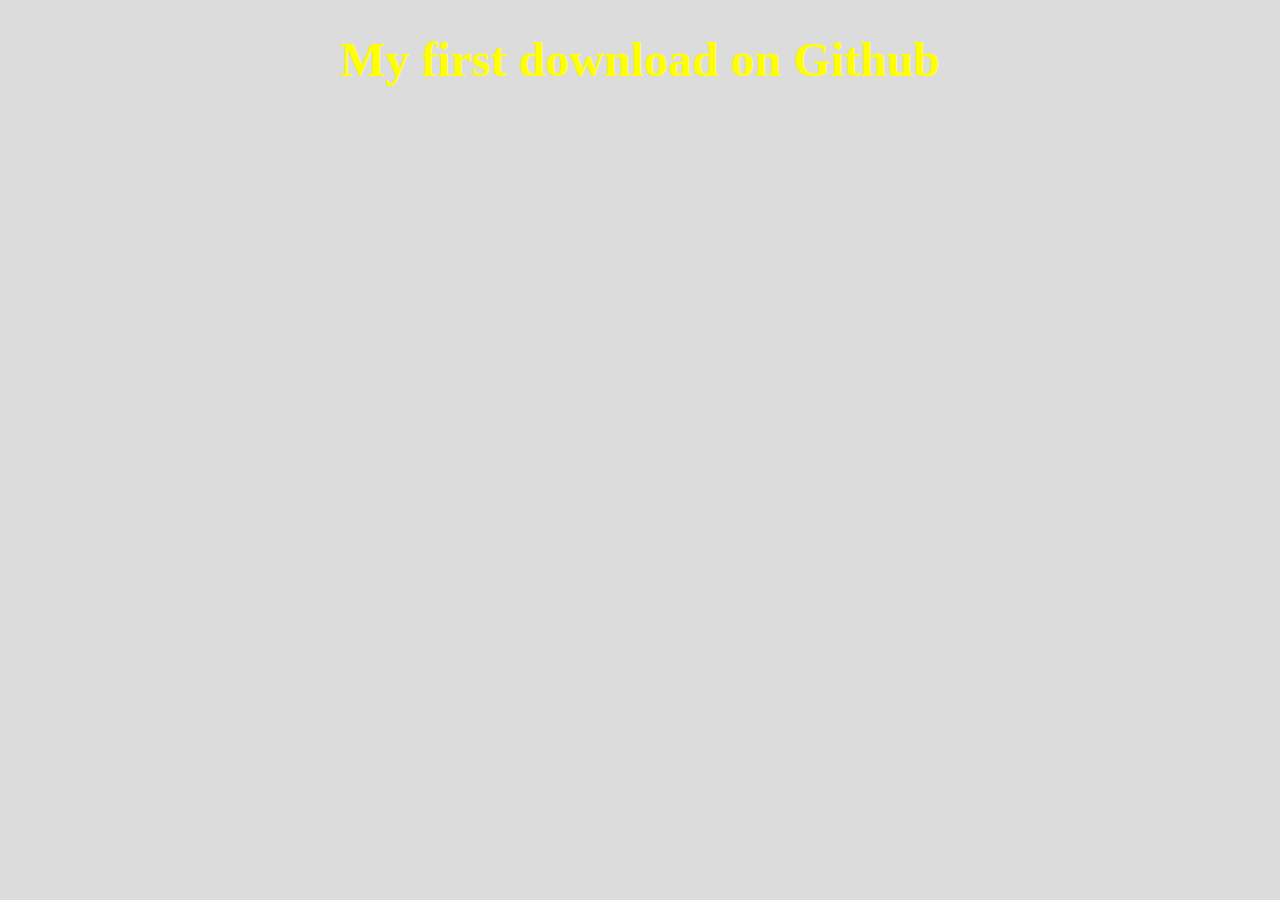
<file: index.html>
<!DOCTYPE html>
<html lang="en">
<head>
	<meta charset="UTF-8">
	<title>My first site</title>
	<link rel="stylesheet" href="style.css">
</head>
<body>
	<h1>My first download on Github</h1>
</body>
</html>
</file>
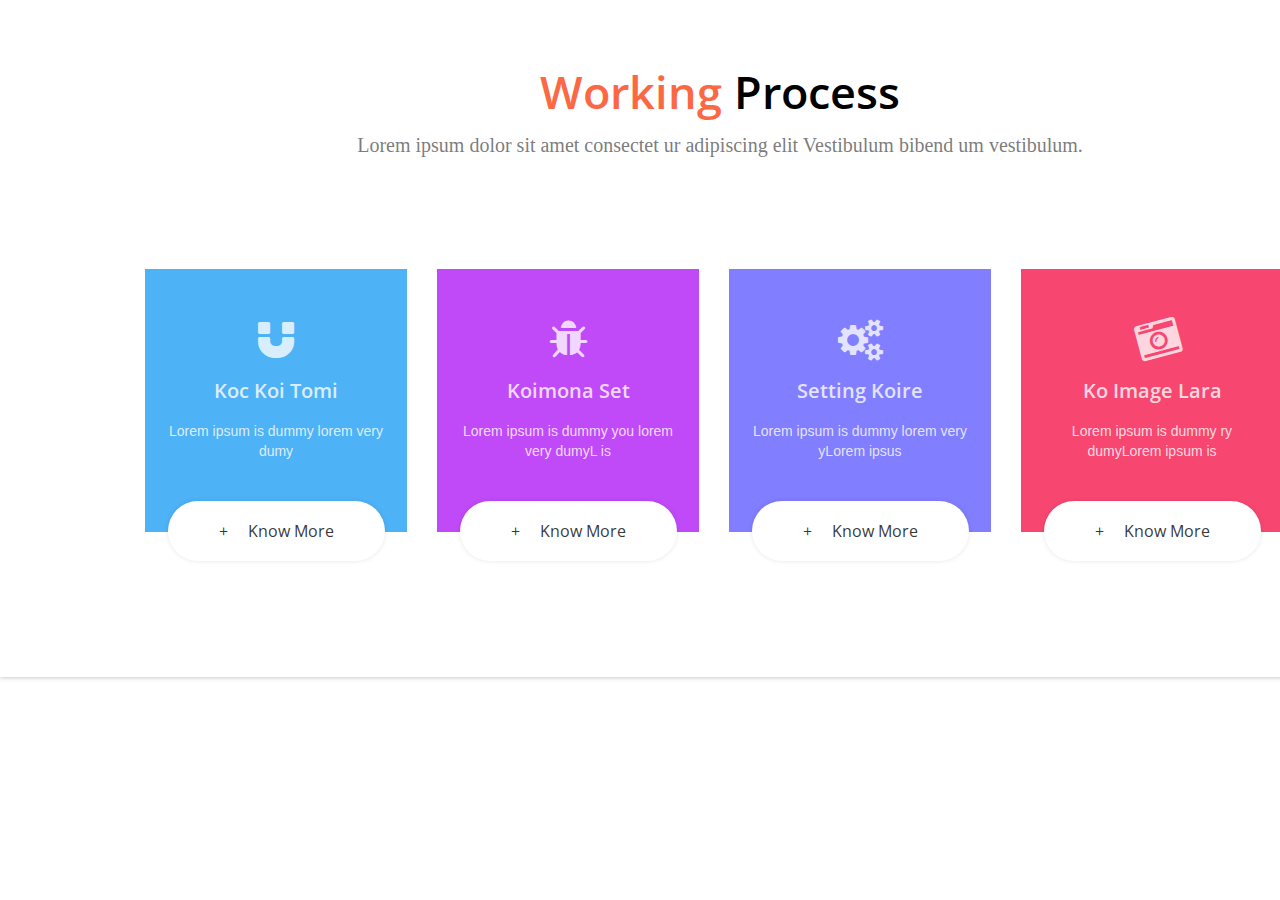
<file: lesson10/index.html>
<!DOCTYPE html>
<html lang="en">
  <head>
    <meta charset="utf-8">
    <meta http-equiv="X-UA-Compatible" content="IE=edge">
    <meta name="viewport" content="width=device-width, initial-scale=1">
    <!-- The above 3 meta tags *must* come first in the head; any other head content must come *after* these tags -->
    <title>Working Process</title>
    
    <!-- Fonts -->
    <link href="https://fonts.googleapis.com/css?family=Open+Sans:400,600" rel="stylesheet">
    <!-- Bootstrap -->
    <link href="css/bootstrap.min.css" rel="stylesheet">
    <link rel="stylesheet" href="css/style.css">
    <link rel="stylesheet" href="css/font-awesome.min.css">

    <!-- HTML5 shim and Respond.js for IE8 support of HTML5 elements and media queries -->
    <!-- WARNING: Respond.js doesn't work if you view the page via file:// -->
    <!--[if lt IE 9]>
      <script src="https://oss.maxcdn.com/html5shiv/3.7.3/html5shiv.min.js"></script>
      <script src="https://oss.maxcdn.com/respond/1.4.2/respond.min.js"></script>
    <![endif]-->
  </head>
  <body>
    <div class="work">
      <div class="container">
        <div class="row text-center Caption">
          <div class="col-md-12">
            <h1 class="work_caption">Working <span class="work_caption2">Process</span></h1>
            <h3 class="work_text">Lorem ipsum dolor sit amet consectet ur adipiscing elit  Vestibulum bibend um vestibulum.</h3>
          </div>
        </div>
        <div class="row text-center box">
          <div class="col-md-3 col-sm-6 col-xs-12 col-md-offset box_tomi">
            <div class="box_icon"><i class="fa fa-magnet fa-3x" aria-hidden="true"></i>
              <h2>Koc Koi Tomi</h2>
              <p>Lorem ipsum is dummy lorem very dumy</p>
              <button class="btn" type="submit">+<span class="btn-text">Know More</span></button>
            </div>
          </div>
            <div class="col-md-3 col-sm-6 col-xs-12 box_set">
              <div class="box_icon"><i class="fa fa-bug fa-3x" aria-hidden="true"></i>
                <h2>Koimona Set</h2>
                <p>Lorem ipsum is dummy you   lorem very dumyL is</p>
                <button class="btn" type="submit">+<span class="btn-text">Know More</span></button>
              </div>
            </div>
            <div class="col-md-3 col-sm-6 col-xs-12 box_koire">
              <div class="box_icon"><i class="fa fa-cogs fa-3x" aria-hidden="true"></i>
                <h2>Setting Koire</h2>
                <p>Lorem ipsum is dummy lorem very yLorem ipsus</p>
                <button class="btn" type="submit">+<span class="btn-text">Know More</span></button>
              </div>
            </div>
            <div class="col-md-3 col-sm-6 col-xs-12 box_lara">
              <div class="box_icon"><i class="fa fa-camera-retro fa-3x" aria-hidden="true"></i>
                <h2>Ko Image Lara</h2>
                <p>Lorem ipsum is dummy ry dumyLorem ipsum is</p>
                <button class="btn" type="submit">+<span class="btn-text">Know More</span></button>
              </div>
           </div>
        </div>
      </div>
    </div>

    </body>
  </html>
</file>
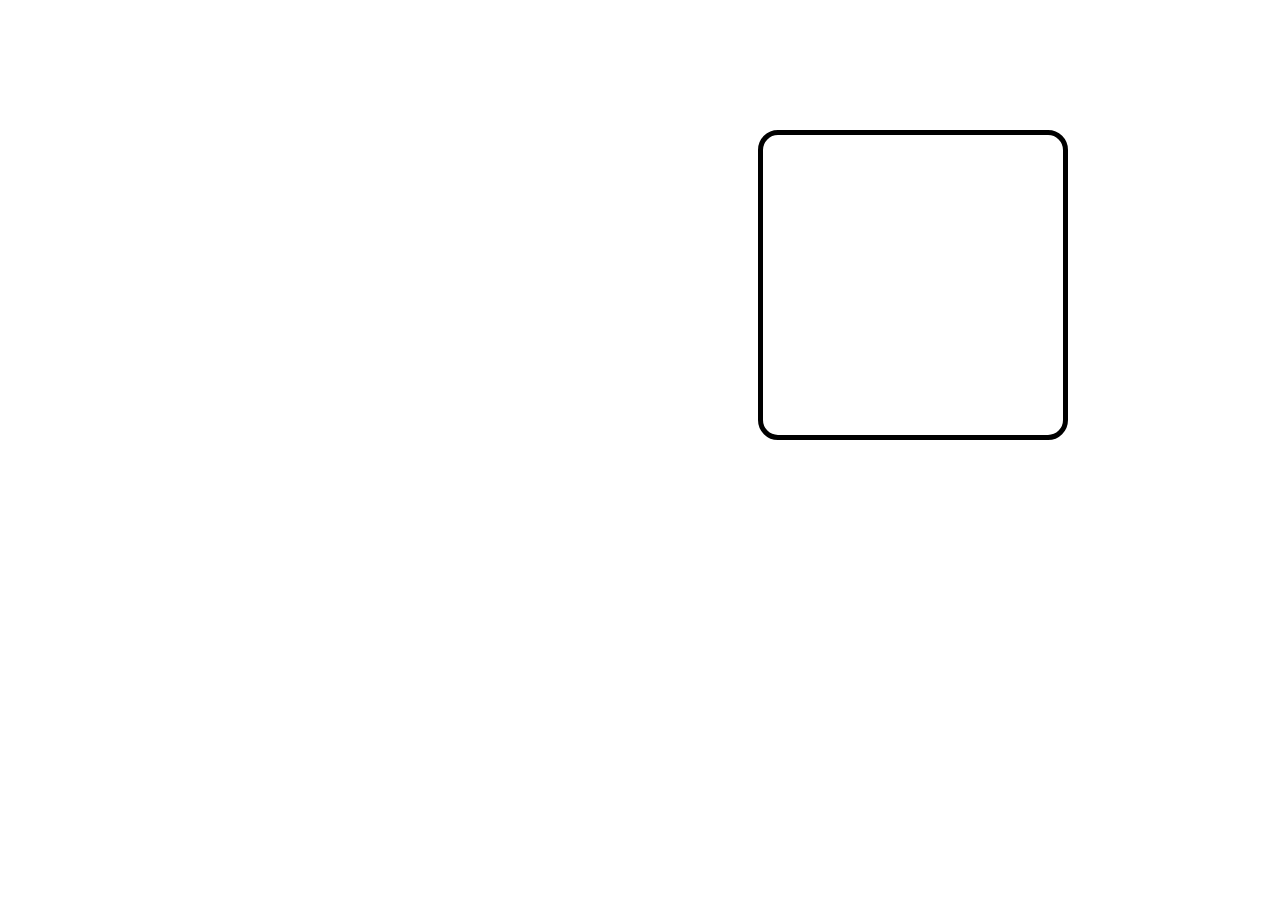
<file: lesson11/index.html>
<!DOCTYPE html>
<html lang="en">
  <head>
    <meta charset="utf-8">
    <meta http-equiv="X-UA-Compatible" content="IE=edge">
    <meta name="viewport" content="width=device-width, initial-scale=1">
    <!-- The above 3 meta tags *must* come first in the head; any other head content must come *after* these tags -->
    <title>lesson11</title>


    <link rel="stylesheet" href="css/style.css">

    <!-- HTML5 shim and Respond.js for IE8 support of HTML5 elements and media queries -->
    <!-- WARNING: Respond.js doesn't work if you view the page via file:// -->
    <!--[if lt IE 9]>
      <script src="https://oss.maxcdn.com/html5shiv/3.7.3/html5shiv.min.js"></script>
      <script src="https://oss.maxcdn.com/respond/1.4.2/respond.min.js"></script>
    <![endif]-->
  </head>
  <body>
    <div class="box box_bg">
      <div class="wrap">
        <div class="sign">
          <span>Фото</span>
          <a href="#">Посмотреть</a>
        </div>
      </div>
    </div>
  </body>
  </html>
</file>
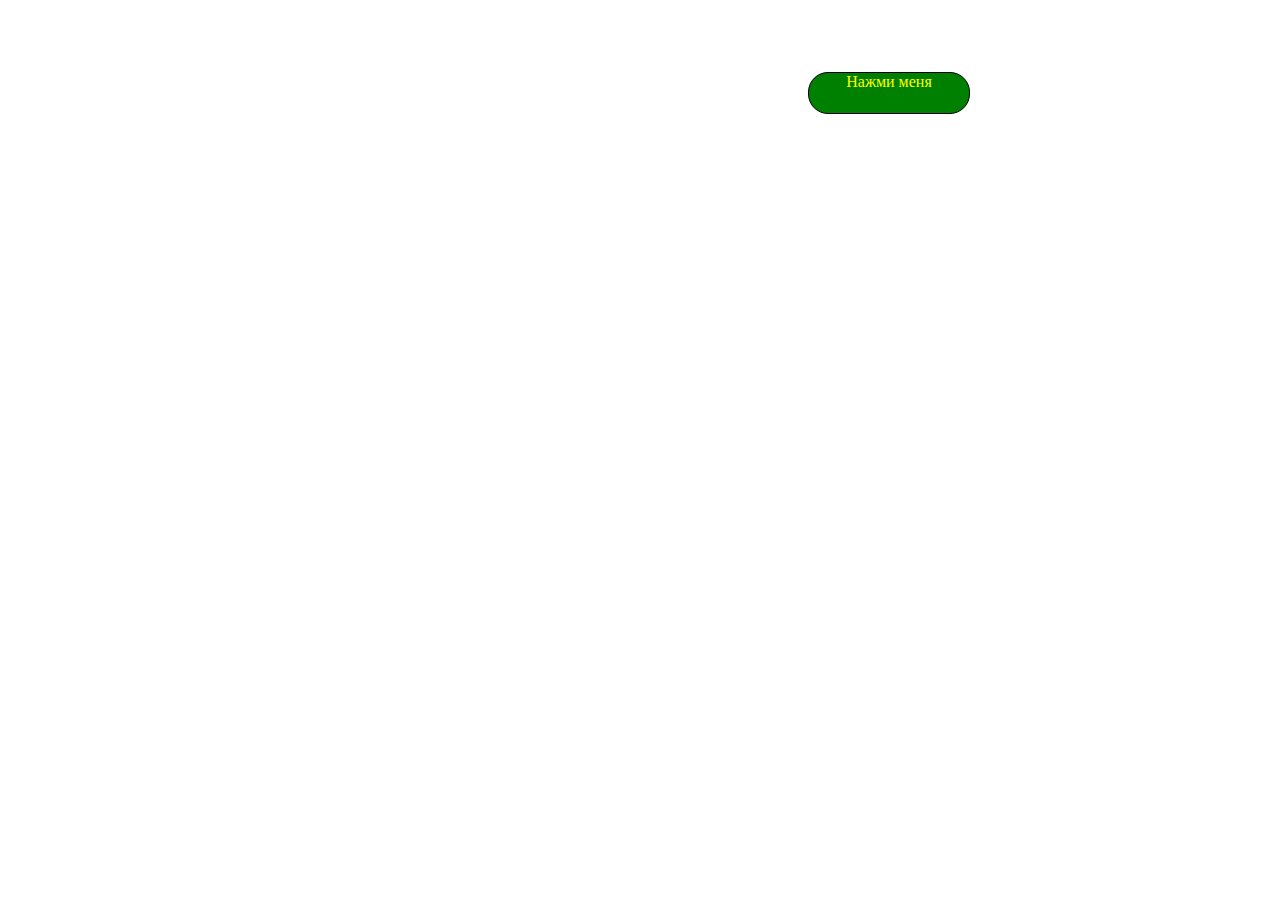
<file: lesson12/index.html>
<!DOCTYPE html>
<html lang="en">
  <head>
    <meta charset="utf-8">
    <meta http-equiv="X-UA-Compatible" content="IE=edge">
    <meta name="viewport" content="width=device-width, initial-scale=1">
    <!-- The above 3 meta tags *must* come first in the head; any other head content must come *after* these tags -->
    <title>lesson12</title>

    <link rel="stylesheet" href="css/style.css">

    <!-- HTML5 shim and Respond.js for IE8 support of HTML5 elements and media queries -->
    <!-- WARNING: Respond.js doesn't work if you view the page via file:// -->
    <!--[if lt IE 9]>
      <script src="https://oss.maxcdn.com/html5shiv/3.7.3/html5shiv.min.js"></script>
      <script src="https://oss.maxcdn.com/respond/1.4.2/respond.min.js"></script>
    <![endif]-->
  </head>
  <body>
      <a href="#openM" class="open">Нажми меня</a>
        <div id="openM" class="modal">
          <div>
            <a href="#close" title="Закрыть" class="close">X</a>
            <h2>Модальное окно</h2>>
          </div>
        </div>
    </body>
  </html>
</file>
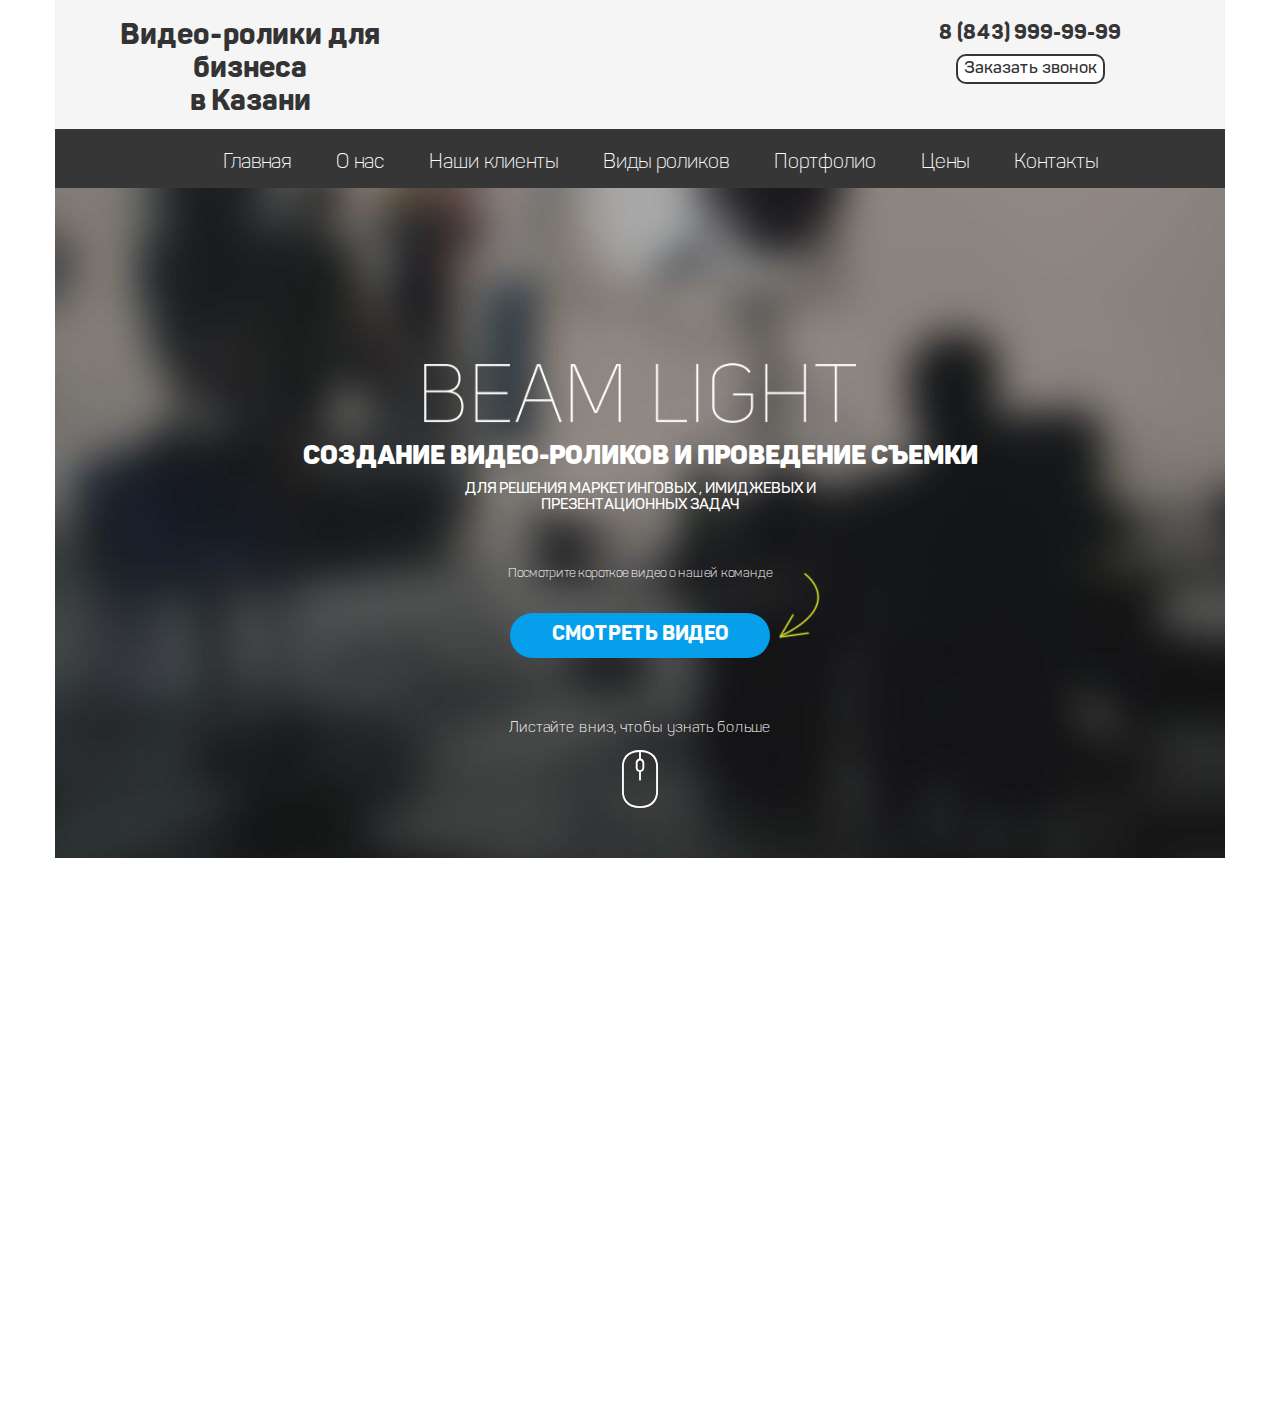
<file: lesson13/index.html>
<!DOCTYPE html><html lang="en">  <head>    <meta charset="utf-8">    <meta http-equiv="X-UA-Compatible" content="IE=edge">    <meta name="viewport" content="width=device-width, initial-scale=1">    <!-- The above 3 meta tags *must* come first in the head; any other head content must come *after* these tags -->    <title>lesson-13</title>    <!-- Bootstrap -->    <link href="css/bootstrap.min.css" rel="stylesheet">    <link rel="stylesheet" href="css/style.css">    <link rel="stylesheet" href="css/animate.css">  </head>  <body>    <header>      <div class="container header">        <div class="row">          <div class="col-md-4">            <div class="header-text">              <h2>Видео-ролики для бизнеса<br>в Казани</h2>            </div>          </div>          <div class="col-md-4 col-md-offset-4">            <div class="header-contacts">              <a href="tel:8 (843) 999-99-99">8 (843) 999-99-99</a>              <button>Заказать звонок</button>            </div>          </div>        </div>        <div class="row">          <div class="header-nav">            <ul class="header-list">              <li class="header-list_item wow rubberBand" data-wow-delay=".7s"><a class="header-list_link" href="#">Главная</a></li>              <li class="header-list_item wow rubberBand" data-wow-delay=".7s"><a class="header-list_link" href="#">О нас</a></li>              <li class="header-list_item wow rubberBand" data-wow-delay=".7s"><a class="header-list_link" href="#">Наши клиенты</a></li>              <li class="header-list_item wow rubberBand" data-wow-delay=".7s"><a class="header-list_link" href="#">Виды роликов</a></li>              <li class="header-list_item wow rubberBand" data-wow-delay=".7s"><a class="header-list_link" href="#">Портфолио</a></li>              <li class="header-list_item wow rubberBand" data-wow-delay=".7s"><a class="header-list_link" href="#">Цены</a></li>              <li class="header-list_item wow rubberBand" data-wow-delay=".7s"><a class="header-list_link" href="#">Контакты</a></li>            </ul>          </div>        </div>      </div>    </header>    <div class="main">      <div class="container">        <div class="row">          <div class="main-text">            <img class="logo wow zoomIn" data-wow-delay="1s" src="img/BeamLightLogoWhite.png" alt="Logo">            <h1 class="wow slideInUp" data-wow-delay=".9s">Создание видео-роликов и проведение съемки</h1>            <h4 class="wow slideInUp" data-wow-delay="1.1s">для решения маркетинговых , имиджевых и<br>презентационных задач</h4>            <div class="main-text-btn wow slideInUp" data-wow-delay="1.1s">              <p>                <img class="main-text-arrow" src="img/arrow.svg" alt="arrow">                Посмотрите короткое видео о нашей команде              </p>              <button class="wow flip" data-wow-delay=".5s" data-wow-iteration="2">Смотреть видео</button>            </div>            <p>Листайте вниз, чтобы узнать больше</p>            <img class="main-text-mouse" src="img/mouse.svg" alt="Mouse">          </div>        </div>      </div>    </div>    <div class="eggs">      <div class="container">        <div class="row">          <div class="col-md-12">            <h2 class="eggs-header block-header wow fadeInLeft" data-wow-delay=".5s" data-wow-offset="200">Немного о BeamLight</h2>          </div>        </div>        <div class="row">          <div class="col-md-4 col-md-offset-2">            <div class="eggs-item wow fadeInLeft" data-wow-delay=".5s" data-wow-offset="200">              <img src="img/Forma 1.svg" alt="">              <h3>Чем мы занимаемся</h3>            </div>            <div class="eggs-item_descript wow fadeInLeft" data-wow-delay=".5s" data-wow-offset="200">              <p>Сегодня видеоролик способен решать сотни различных задач! Мы создаем видеорекламу, которая продает лучше любого менеджера. Мы делаем презентационные ролики, которые способны рассказать и показать больше, чем любая многочасовая лайв-презентация. А наши корпоративные и имиджевые видео позволяют эффективно продемонстрировать лучшие стороны любого продукта, бизнеса или организации.</p>            </div>          </div>          <div class="col-md-4 col-md-offset-2">            <div class="eggs-item wow fadeInRight" data-wow-delay=".5s" data-wow-offset="200">              <img src="img/Forma 2.svg" alt="">              <h3>Чем мы занимаемся</h3>            </div>            <div class="eggs-item_descript wow fadeInRight" data-wow-delay=".5s" data-wow-offset="200">              <p>В нашей команде только творческие люди, у которых за плечами большой опыт в создании видеороликов, репортажной съёмки, составления сценариев и качественном видео-монтаже. В своей работе мы используем только современную и профессиональную технику. <br>Вместе мы - команда профессионалов своего дела.</p>            </div>          </div>          </div>        </div>      </div>     <script src="js/wow.min.js"></script>      <script>new WOW().init();</script>    </body>  </html>
</file>
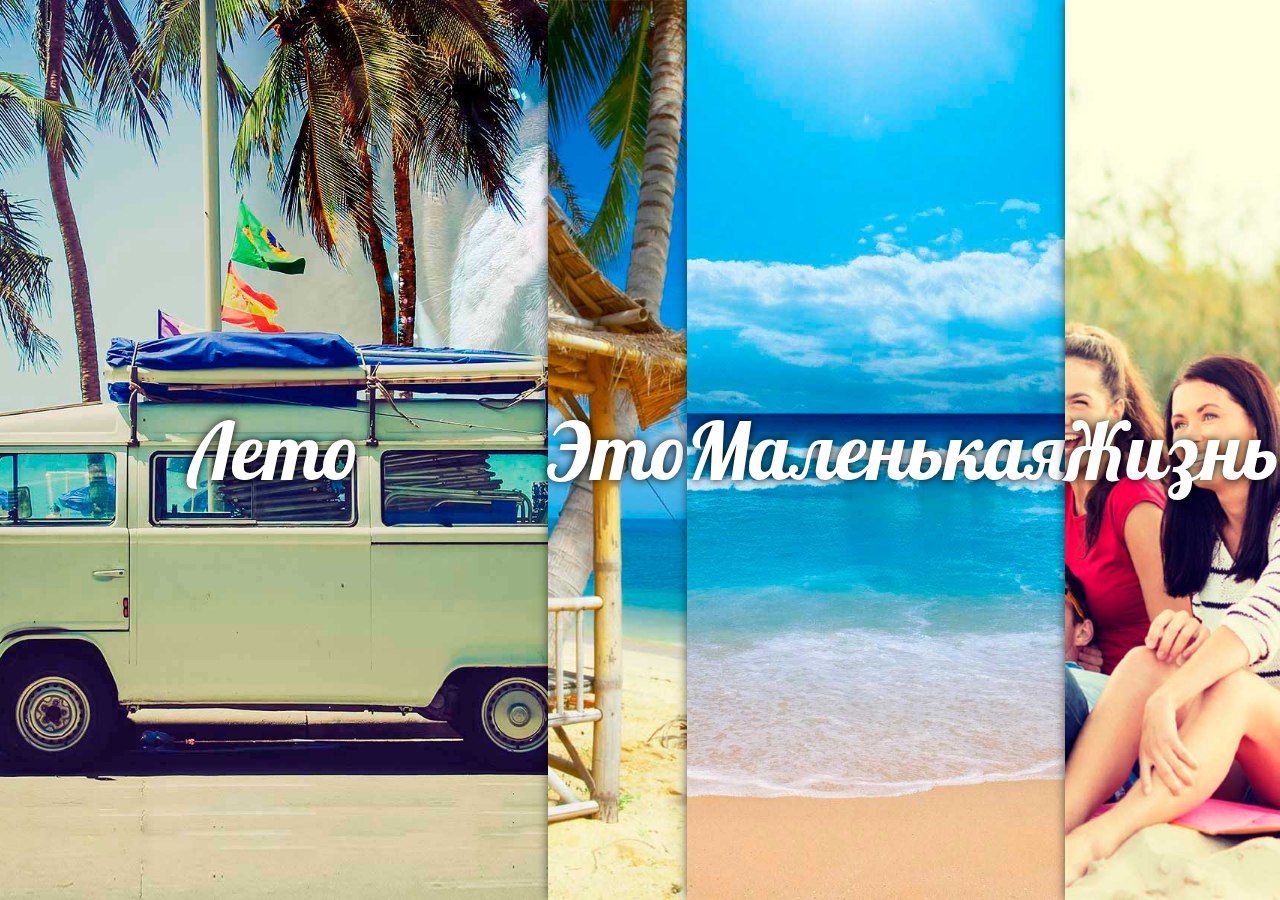
<file: lesson14/index.html>
<!DOCTYPE html>
<html lang="en">
<head>
    <meta charset="utf-8">
    <meta http-equiv="X-UA-Compatible" content="IE=edge">
    <meta name="viewport" content="width=device-width, initial-scale=1">
    <!-- The above 3 meta tags *must* come first in the head; any other head content must come *after* these tags -->
    <title>lesson14</title>
    <link rel="stylesheet" href="css/style.css">
    <link rel="stylesheet" href="css/normalize.css">
    <link href="https://fonts.googleapis.com/css?family=Lobster&amp;subset=cyrillic" rel="stylesheet">
</head>
<body>
    <div class="flex-container">
      <div class="flex-item img-1"><span>Лето</span></div>
      <div class="flex-item img-2"><span>Это</span></div>
      <div class="flex-item img-3"><span>Маленькая</span></div>
      <div class="flex-item img-4"><span>Жизнь</span></div>
  </div>
</body>
</html>
</file>
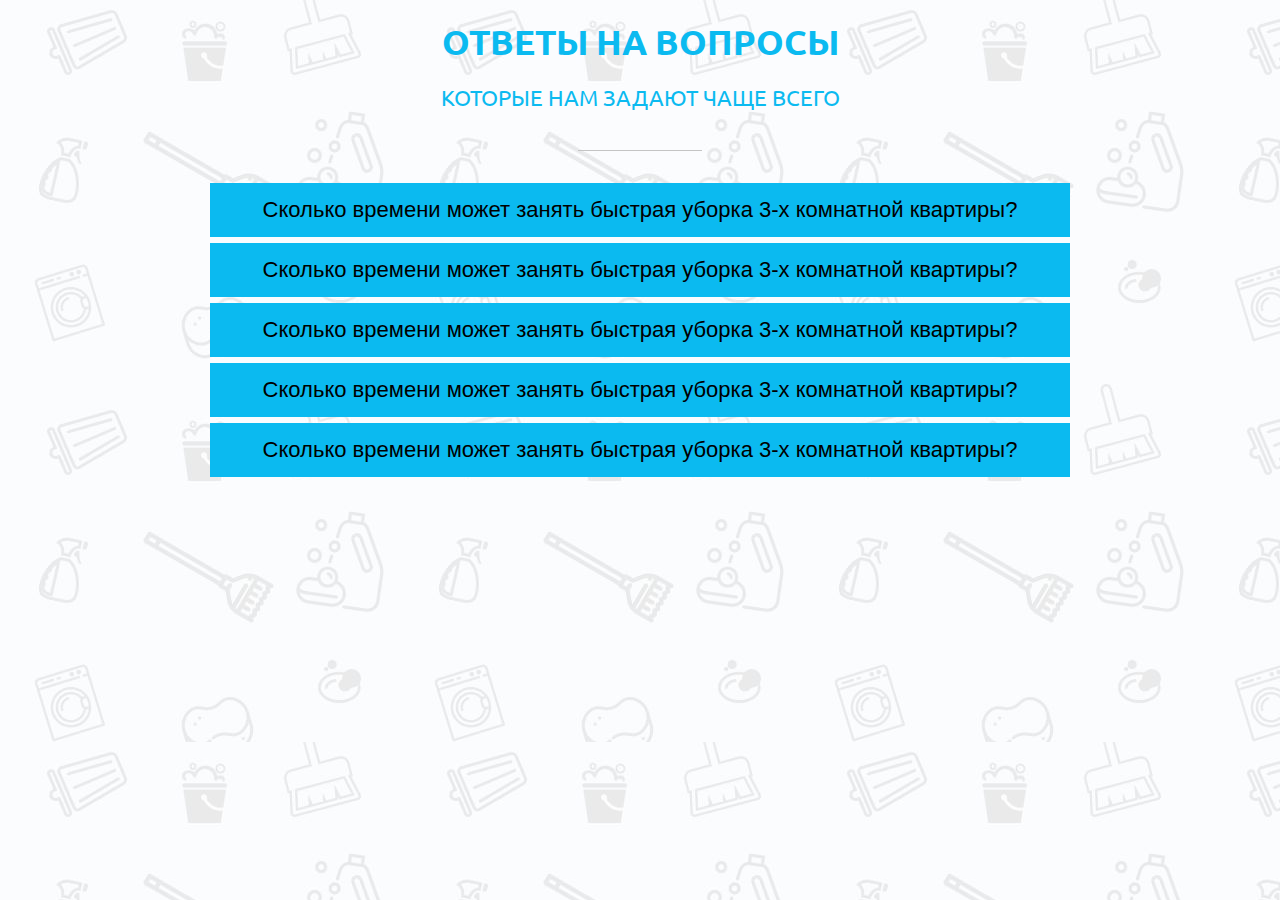
<file: lesson17/index.html>
<!DOCTYPE html>
<html lang="en">
  <head>
    <meta charset="utf-8">
    <meta http-equiv="X-UA-Compatible" content="IE=edge">
    <meta name="viewport" content="width=device-width, initial-scale=1">
    <!-- The above 3 meta tags *must* come first in the head; any other head content must come *after* these tags -->
    <title>lesson17</title>

    <!-- Bootstrap -->
    <link href="css/bootstrap.min.css" rel="stylesheet">
    <link rel="stylesheet" href="css/normalize.css">
    <link rel="stylesheet" href="css/style.css">
    <link href="https://fonts.googleapis.com/css?family=Ubuntu:400,700&amp;subset=cyrillic" rel="stylesheet">

    <!-- HTML5 shim and Respond.js for IE8 support of HTML5 elements and media queries -->
    <!-- WARNING: Respond.js doesn't work if you view the page via file:// -->
    <!--[if lt IE 9]>
      <script src="https://oss.maxcdn.com/html5shiv/3.7.3/html5shiv.min.js"></script>
      <script src="https://oss.maxcdn.com/respond/1.4.2/respond.min.js"></script>
    <![endif]-->
  </head>
  <body>
    <div class="main">
      <div class="container">
          <h1 class="main-header">Ответы на вопросы</h1>
          <h2 class="main-description">Которые нам задают чаще всего</h2>
          <span></span>
        <div class="row">
          <div class="accordion">
            <div class="tab-links">
              <a class="tab" href="#content-1">Сколько времени может занять быстрая уборка 3-х комнатной квартиры?</a>
            </div>
            <div id="content-1" class="content">
              <p>Быстрая уборка 3 комнатной квартиры, которая включает в себя мытье полов, протирку пыли и зеркал занимает около 3 часов. Но, конечно, многое зависит от степени загрязненности и заставленности комнат.</p>
            </div>
            <div class="tab-link">
              <a class="tab" href="#content-2">Сколько времени может занять быстрая уборка 3-х комнатной квартиры?</a>
            </div>
            <div id="content-2" class="content">
              <p>Быстрая уборка 3 комнатной квартиры, которая включает в себя мытье полов, протирку пыли и зеркал занимает около 3 часов. Но, конечно, многое зависит от степени загрязненности и заставленности комнат.</p>
            </div>
            <div class="tab-link">
              <a class="tab" href="#content-3">Сколько времени может занять быстрая уборка 3-х комнатной квартиры?</a>
            </div>
            <div id="content-3" class="content">
              <p>Быстрая уборка 3 комнатной квартиры, которая включает в себя мытье полов, протирку пыли и зеркал занимает около 3 часов. Но, конечно, многое зависит от степени загрязненности и заставленности комнат.</p>
            </div>
            <div class="tab-link">
              <a class="tab" href="#content-4">Сколько времени может занять быстрая уборка 3-х комнатной квартиры?</a>
            </div>
            <div id="content-4" class="content">
              <p>Быстрая уборка 3 комнатной квартиры, которая включает в себя мытье полов, протирку пыли и зеркал занимает около 3 часов. Но, конечно, многое зависит от степени загрязненности и заставленности комнат.</p>
            </div>
            <div class="tab-link">
              <a class="tab" href="#content-5">Сколько времени может занять быстрая уборка 3-х комнатной квартиры?</a>
            </div>
            <div id="content-5" class="content">
              <p>Быстрая уборка 3 комнатной квартиры, которая включает в себя мытье полов, протирку пыли и зеркал занимает около 3 часов. Но, конечно, многое зависит от степени загрязненности и заставленности комнат.</p>
            </div>
          </div>
        </div>
      </div> 
    </div>

      <!-- jQuery (necessary for Bootstrap's JavaScript plugins) -->
      <script src="https://ajax.googleapis.com/ajax/libs/jquery/1.12.4/jquery.min.js"></script>
      <!-- Include all compiled plugins (below), or include individual files as needed -->
      <script src="js/bootstrap.min.js"></script>
      <script>
        $(document).ready(function(){ 
        var tab = $('.tab');
        tab.click(function(){
          var target = $(this).attr('href');
          $(target).slideToggle(200);
        }); 
      });
      </script>
    </body>
  </html>
</file>
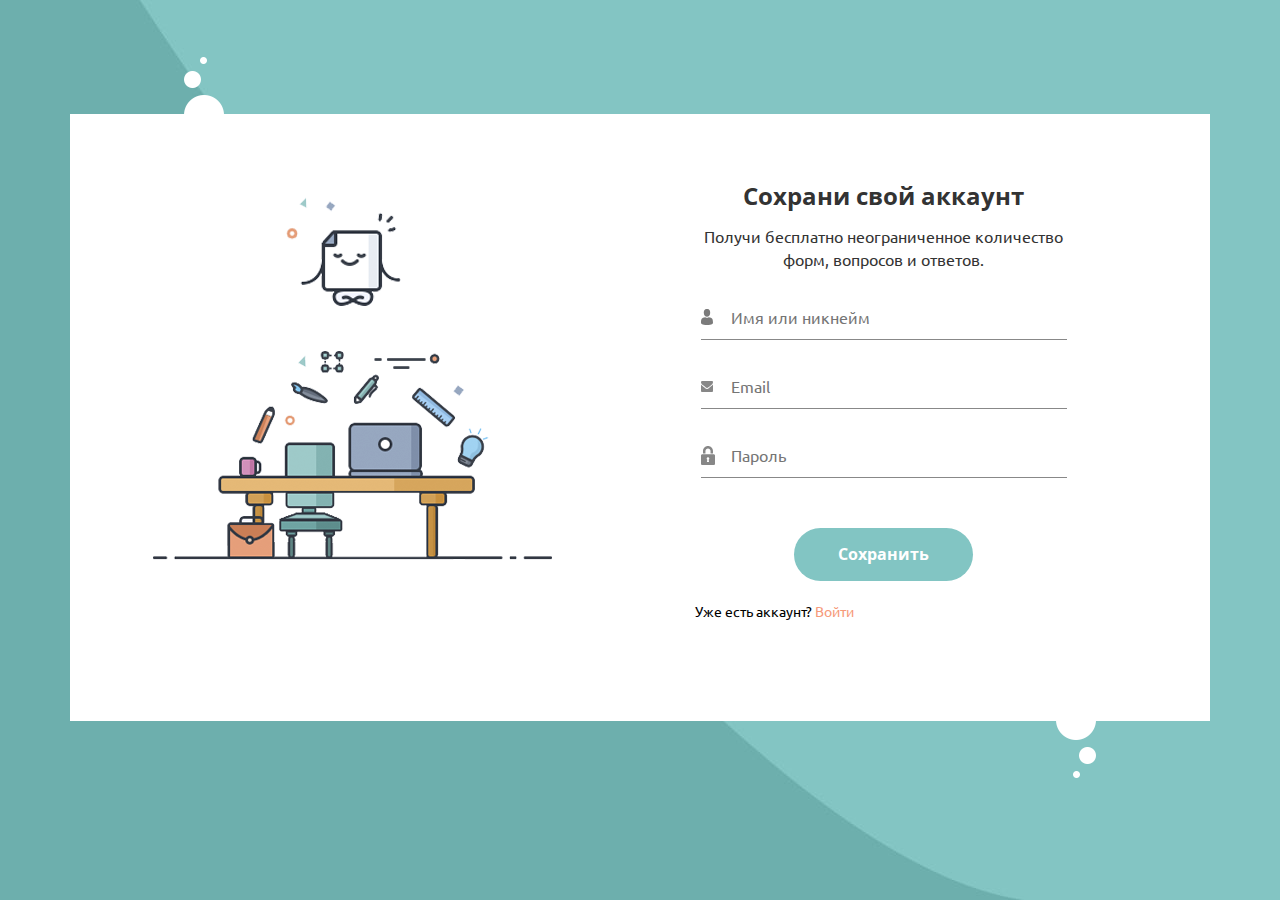
<file: lesson18/index.html>
<!DOCTYPE html>
<html lang="en">
  <head>
    <meta charset="utf-8">
    <meta http-equiv="X-UA-Compatible" content="IE=edge">
    <meta name="viewport" content="width=device-width, initial-scale=1">
    <!-- The above 3 meta tags *must* come first in the head; any other head content must come *after* these tags -->
    <title>lesson18</title>

    <!-- Bootstrap -->
    <link href="css/bootstrap.min.css" rel="stylesheet">
    <link rel="stylesheet" href="css/style.css">
    <link rel="stylesheet" href="css/normalize.css">
    <link href="https://fonts.googleapis.com/css?family=Open+Sans:700|Ubuntu:400,500&amp;subset=cyrillic" rel="stylesheet">

    <!-- HTML5 shim and Respond.js for IE8 support of HTML5 elements and media queries -->
    <!-- WARNING: Respond.js doesn't work if you view the page via file:// -->
    <!--[if lt IE 9]>
      <script src="https://oss.maxcdn.com/html5shiv/3.7.3/html5shiv.min.js"></script>
      <script src="https://oss.maxcdn.com/respond/1.4.2/respond.min.js"></script>
    <![endif]-->
  </head>
  <body>
    <section>
      <div class="container">
        <div class="wrap">
          <div class="row">
            <div class="col-md-6">
              <img class="logo" src="img/logo.png" alt="Logo">
            </div>
            <div class="col-md-5">
              <div class="form">
                <div class="form-header">
                  <h1>Сохрани свой аккаунт</h1>
                  <p>Получи бесплатно неограниченное количество<br>форм, вопросов и ответов.</p>
                </div>
                <form action="Thanks.html" id="form">
                  <input class="form-name" type="text" name="name" placeholder="Имя или никнейм">
                  <input class="form-email" type="text" name="email" placeholder="Email">
                  <input class="form-pass" type="text" name="pass" placeholder="Пароль" >
                  <button class="form-btn" type="submit">Сохранить</button>
                </form>
                <p class="form-question">Уже есть аккаунт?
                  <a href="#">Войти</a>
                </p>
              </div>
            </div>
          </div>
          <img class="main-balls-top" src="img/balls.png" alt="">
          <img class="main-balls-bottom" src="img/balls2.png" alt="">
        </div>
      </div>
    </section>

      <!-- jQuery (necessary for Bootstrap's JavaScript plugins) -->
      <script src="https://ajax.googleapis.com/ajax/libs/jquery/1.12.4/jquery.min.js"></script>
      <!-- Include all compiled plugins (below), or include individual files as needed -->
      <script src="js/bootstrap.min.js"></script>
      <script src="js/jquery.validate.min.js"></script>
      <script>
      	$(document).ready(function(){
      		$('#form').validate({
      			rules: {
      				name: {
      					required: true,
      					minlength: 2
      				},
      				email: {
      					required: true,
      					email: true
      				},
      				pass: {
      					required: true,
      					minlength: 6
      				},
      			},
      			messages: {
      				name: {
      					required:'Это поле обязательно для заполнения',
      					minlength: 'Не менее 2 символов'
      				},
      				email: {
      					required:'Это поле обязательно для заполнения',
      					email:'Введите корректный e-mail'
      				},
      				pass: {
      					required:'Это поле обязательно для заполнения',
      					minlength: 'Не менее 6 символов'
      				}
      			}
      		});
      	});        
      </script>
 
    </body>
  </html>
</file>
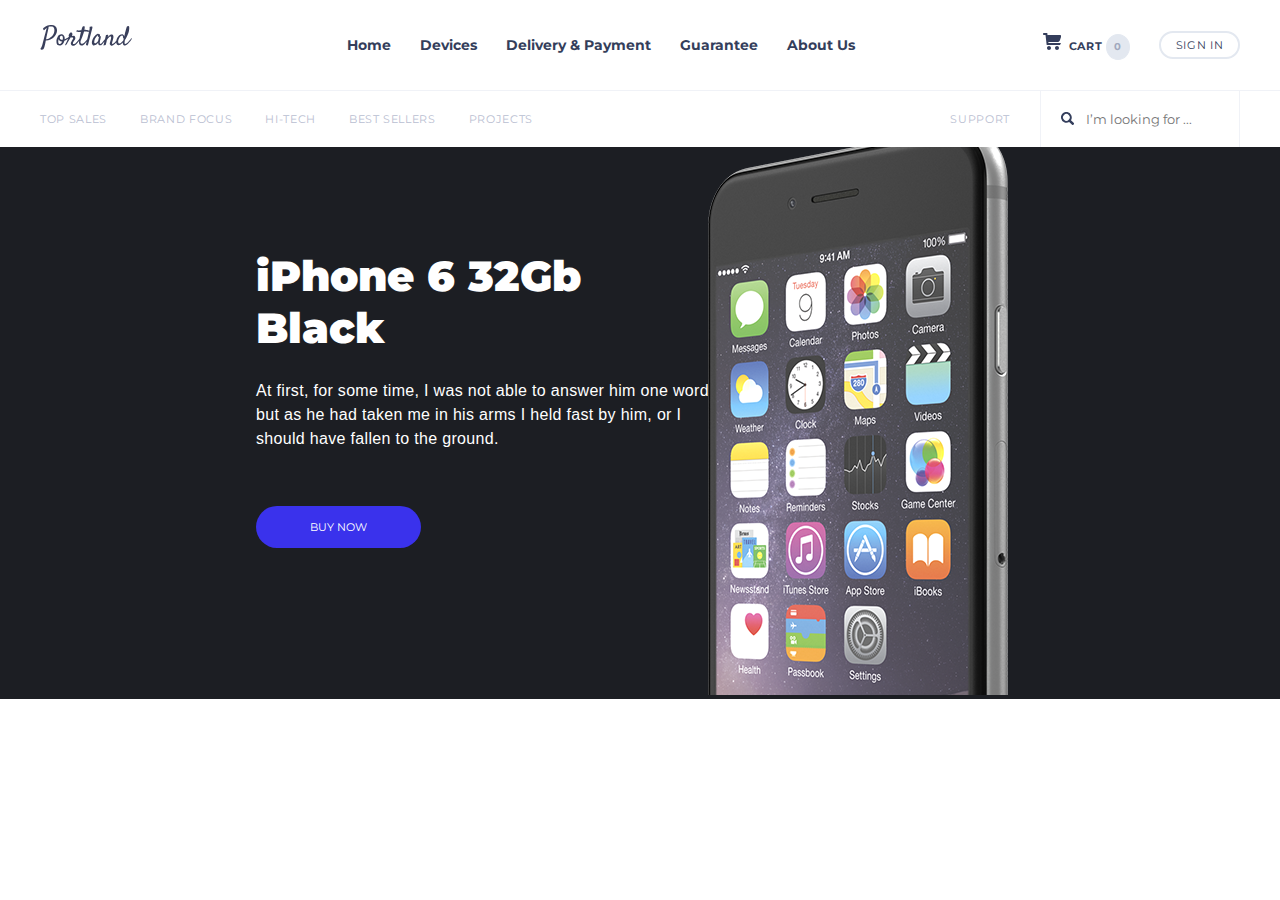
<file: lesson5/index.html>
<!DOCTYPE html>
<html lang="en">
<head>
  <meta charset="UTF-8">
  <title>Portland</title>

  <link href="https://fonts.googleapis.com/css?family=Montserrat" rel="stylesheet">
  <link rel="stylesheet" href="css/style.css">
  <link rel="stylesheet" href="fonts/CrimsonRoman.css">
  
</head>
<body>
  <header>
    <nav class="nav">
      <div class="nav_content">
        <img class="nav_logo" src="img/Portland.svg" alt="Portland">
        <ul class="nav_items">
          <li class="nav_item"><a class="nav_link" href="#">Home</a></li>
          <li class="nav_item"><a class="nav_link" href="#">Devices</a></li>
          <li class="nav_item"><a class="nav_link" href="#">Delivery & Payment</a></li>
          <li class="nav_item"><a class="nav_link" href="#">Guarantee</a></li>
          <li class="nav_item"><a class="nav_link" href="#">About Us</a></li>
        </ul>
        <div class="nav_cart">
          <span class="nav_cart-icon">
            <img src="img/Shopping Cart Icon.svg" alt="Cart icon">
          </span>
            Cart
          <div class="nav_cart-circle">
            <span class="nav_cart-number">0</span>
          </div>
        </div>
        <button class="nav_sign-in">Sign in</button>
      </div>
    </nav>  
    <nav class="tab">
      <div class="tab_content">
        <ul class="tab_items">
          <li class="tab_item"><a class="tab_link" href="#">Top Sales</a></li>
          <li class="tab_item"><a class="tab_link" href="#">Brand Focus</a></li>
          <li class="tab_item"><a class="tab_link" href="#">Hi-tech</a></li>
          <li class="tab_item"><a class="tab_link" href="#">Best Sellers</a></li>
          <li class="tab_item"><a class="tab_link" href="#">Projects</a></li>
          <li class="tab_item tab_item-last"><a class="tab_link" href="#">Support</a></li>
        </ul>
        <form class="tab_search">
          <span class="tab_search-icon">
            <img src="img/search.svg" alt="Search">
          </span>
          <input class="tab_input" type="text" placeholder="I’m looking for ...">
        </form>
      </div>
    </nav>
  </header>
  <main>
    <div class="banner">
      <div class="banner_content">
        <h1 class="banner_header">
          iPhone 6 32Gb <br />Black
        </h1>
        <p class="banner_text">
          At first, for some time, I was not able to answer him one word; but as he had taken me in his arms I held fast by him, or I should have fallen to the ground.
        </p>
        <button class="banner_button">Buy Now</button>
      </div>
      <div class="banner_image">
        <img src="img/iPhone.png" alt="Телефон">
      </div>
    </div>
  </main> 
</body>
</html>
</file>
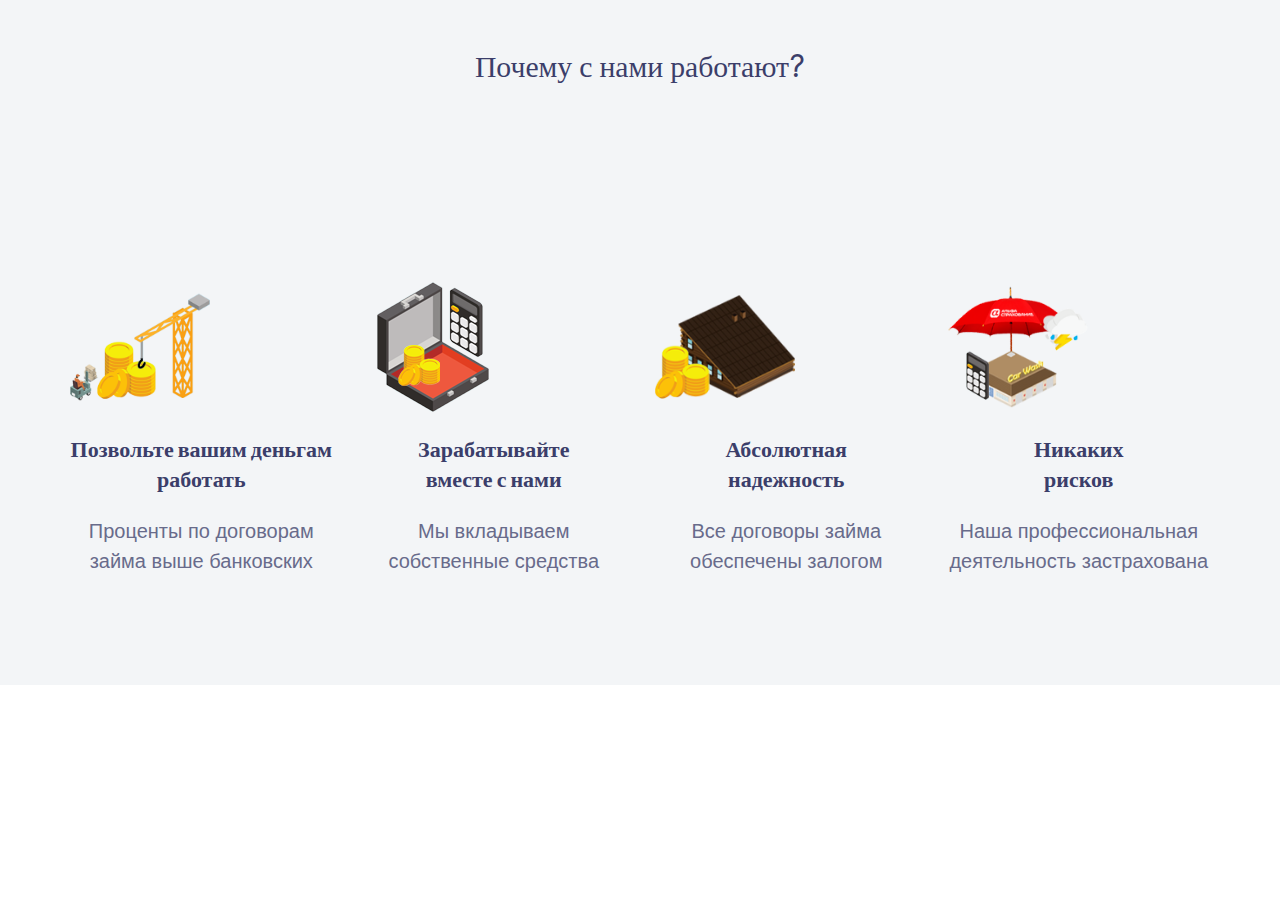
<file: lesson6/index.html>
<!DOCTYPE html>
<html lang="en">
  <head>
    <meta charset="utf-8">
    <meta http-equiv="X-UA-Compatible" content="IE=edge">
    <meta name="viewport" content="width=device-width, initial-scale=1">
    <!-- The above 3 meta tags *must* come first in the head; any other head content must come *after* these tags -->
    <title>Preimuschestva</title>

    <!-- Bootstrap -->
    <link href="css/bootstrap.grid.css" rel="stylesheet">
    <link rel="stylesheet" href="css/style.css">
    <link href="https://fonts.googleapis.com/css?family=Arvo|Noto+Sans" rel="stylesheet">

    <!-- HTML5 shim and Respond.js for IE8 support of HTML5 elements and media queries -->
    <!-- WARNING: Respond.js doesn't work if you view the page via file:// -->
    <!--[if lt IE 9]>
      <script src="https://oss.maxcdn.com/html5shiv/3.7.3/html5shiv.min.js"></script>
      <script src="https://oss.maxcdn.com/respond/1.4.2/respond.min.js"></script>
    <![endif]-->
  </head>
<body>
    <section class="main">
        <div class="container text-center">
            <div class="row">
                <div class="col-md-12">
                    <h2 class="main_text">Почему с нами работают?</h2>
                </div>
            </div>
            <div class="row main_blocks">
                <div class="col-md-3 col-xs-12 col-sm-6">
                    <img class="main_block_image" src="img/crane.svg" alt="">
                    <h3 class="main_block_caption">Позвольте вашим деньгам работать</h3>
                    <p class="main_block_info">Проценты по договорам займа выше банковских</p>
                </div>
                <div class="col-md-3 col-xs-12 col-sm-6 main_block">
                    <img class="main_block_image" src="img/suitcase.svg" alt="">
                    <h3 class="main_block_caption">Зарабатывайте <br>вместе с нами</h3>
                    <p class="main_block_info">Мы вкладываем собственные средства</p>
                </div>
                <div class="col-md-3 col-xs-12 col-sm-6 main_block">
                    <img class="main_block_image" src="img/house.svg" alt="">
                    <h3 class="main_block_caption">Абсолютная<br> надежность</h3>
                    <p class="main_block_info">Все договоры займа обеспечены залогом</p>
                </div>
                <div class="col-md-3 col-xs-12 col-sm-6 main_block">
                    <img class="main_block_image" src="img/umbrella.svg" alt="">
                    <h3 class="main_block_caption">Никаких<span>рисков</span></h3>
                    <p class="main_block_info">Наша профессиональная деятельность застрахована</p>
                </div>
            </div>
        </div>
    </section>
</body>
</html>
</file>
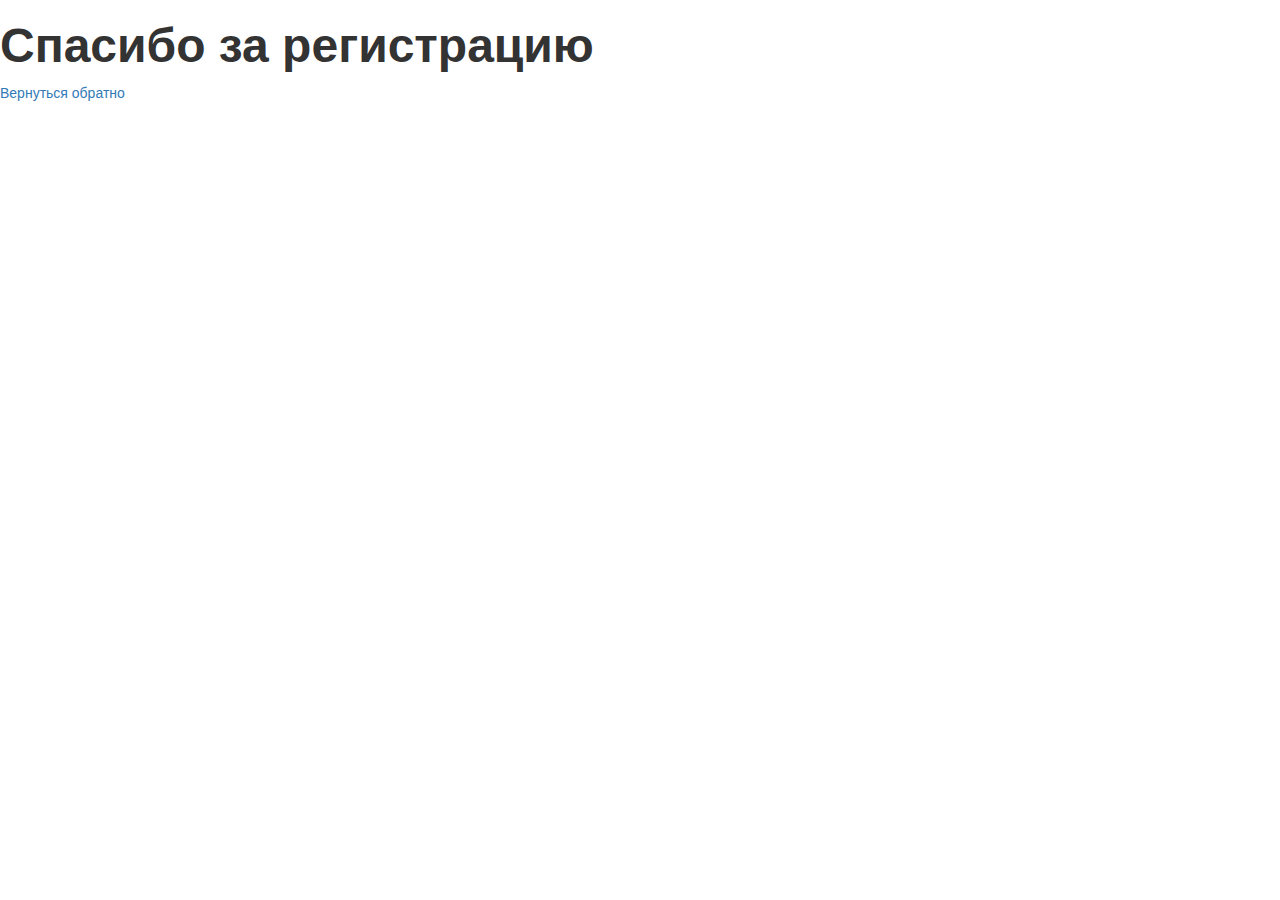
<file: lesson18/Thanks.html>
<!DOCTYPE html>
<html lang="en">
  <head>
    <meta charset="utf-8">
    <meta http-equiv="X-UA-Compatible" content="IE=edge">
    <meta name="viewport" content="width=device-width, initial-scale=1">
    <!-- The above 3 meta tags *must* come first in the head; any other head content must come *after* these tags -->
    <title>Thanks</title>

    <!-- Bootstrap -->
    <link href="css/bootstrap.min.css" rel="stylesheet">
    <link rel="stylesheet" href="css/style.css">

    <!-- HTML5 shim and Respond.js for IE8 support of HTML5 elements and media queries -->
    <!-- WARNING: Respond.js doesn't work if you view the page via file:// -->
    <!--[if lt IE 9]>
      <script src="https://oss.maxcdn.com/html5shiv/3.7.3/html5shiv.min.js"></script>
      <script src="https://oss.maxcdn.com/respond/1.4.2/respond.min.js"></script>
    <![endif]-->
  </head>
  <body>
    <h1>Спасибо за регистрацию</h1>
    <a href="index.html">Вернуться обратно</a>

      <!-- jQuery (necessary for Bootstrap's JavaScript plugins) -->
      <script src="https://ajax.googleapis.com/ajax/libs/jquery/1.12.4/jquery.min.js"></script>
      <!-- Include all compiled plugins (below), or include individual files as needed -->
      <script src="js/bootstrap.min.js"></script>
    </body>
  </html>
</file>
<file: style.css>
body {
	background-color: #DCDCDC;
	margin: 0;
	font-family: Cassandra; 
	font-size: 24px;

}

h1 {
	color: #FFFF00;
	text-align: center;
}
</file>
<file: lesson10/css/style.css>
.container {
	width: 1440px;
	height: 677px;
	background-color: #ffffff;
	box-shadow: 0px 0px 5px rgba(0, 0, 0, 0.3);
}

.Caption {
	padding: 51px;
}

.work_caption {
	font-family: 'Open Sans', sans-serif;
	color:  #fc6744;
	font-size: 4.5rem;
	font-weight: 600;
	line-height: 0.915;
	text-align: center;
}

.work_caption2 {
	font-family: 'Open Sans', sans-serif;
	color:  #000000;
	font-size: 4.5rem;
	font-weight: 600;
	line-height: 0.915;
	text-align: center;
	}

.work_text {
	font-family: 'OpenSans';
	color:  rgba(65, 65, 65, 0.7);
	font-size: 2rem;
	font-weight: 400;
	line-height: 1.3;
	text-align: center;
}
.box {
	display: inline-block;
	padding-top: 5rem;
	color: #fff;
	margin: 0 auto;
	text-align: center;
}
.box_tomi {
	margin-left: 13rem;
	background-color: #4eb2f7;
	width: 262px;
	height: 263px;
}
.box_set {
	margin-left: 3rem;
	background-color: #c049f8;
	width: 262px;
	height: 263px;
}
.box_koire {
	margin-left: 3rem;
	background-color: #817eff;
	width: 262px;
	height: 263px;
}
.box_lara {
	margin-left: 3rem;
	background-color: #f74770;
	width: 262px;
	height: 263px;
}
.fa {
	color:  rgba(255, 255, 255, 0.8);
	padding-top: 5rem;
	display: inline-block;
}
.fa-camera-retro {
	transform: rotate(-15deg);
}
.btn {
	box-shadow: 0px 0px 5px rgba(0, 0, 0, 0.1);
	margin-top: 3rem;
	background-color: #fff;
	display: inline-block;
	color:  rgba(0, 0, 0, 0.8);
	height: 6rem;
	font-family: 'Open Sans', sans-serif;
	font-weight: 400;
	font-size: 1.6rem;
	padding-right: 5rem;
  padding-left: 5rem;
  border-radius: 30px;
}

.btn-text {
	padding-left: 2rem;
}

h2 {
	font-family: 'Open Sans', sans-serif;
	color:  rgba(255, 255, 255, 0.8);
	font-size: 2rem;
	font-weight: 600;
	line-height: 1;
	text-align: center;
	}
p {
	text-align: center;
	padding-top: 1rem;
	color:  rgba(255, 255, 255, 0.8);
}
</file>
<file: lesson11/css/style.css>
body {
  height: 500px;
  width: 500px;
  background: url('https://cdn.vox-cdn.com/thumbor/5qj_mtHFhE0Us20MwNS0zDmz3Ec=/0x0:2880x1800/1200x800/filters:focal(1095x597:1555x1057)/cdn.vox-cdn.com/uploads/chorus_image/image/54858361/c42ac6a0c2aaee69c79955d1d32c54b4_large.0.0.jpeg') no-repeat center center;
}

.box {
  margin-left: 750px;
  margin-top: 130px;
  border: 5px solid #000;
  border-radius: 20px;
  -webkit-transition: all 0.5s;
  transition: all 0.5s;
  width: 300px;
  height: 300px;
  overflow: hidden;
}

.box_bg {
  background: url('http://navakashop.com/wp-content/uploads/2016/09/jual-mainan-minion-despicable-me-Stuart.jpg') no-repeat center center;
  background-size: cover;
}

.box:hover {
  -webkit-box-shadow: 10px 10px 50px 3px #666;
  box-shadow: 10px 10px 50px 3px #666;
  border-radius: 50px;
}
.box:hover .wrap {
  -webkit-transform: translateY(0%);
  transform: translateY(0%);
  opacity: 1;
  background-color: rgba(0, 0, 0, 0.5);
}
.wrap {
  height: 100%;
  display: -webkit-box;
  display: -ms-flexbox;
  display: flex;

  -webkit-box-pack: center;
  -ms-flex-pack: center;
  justify-content: center;
  -webkit-box-align: center;
  -ms-flex-align: center;
  align-items: center;
  color: #fff;
  opacity: 0;
  -webkit-transition: all 0.5s;
  transition: all 0.5s;
  -webkit-transform-origin: 0% 0%;
          transform-origin: 0% 0%;
  -webkit-transform: translateY(100%);
          transform: translateY(100%);
}
.sign {
  text-align: center;
}
.sign a {
  -webkit-transition: all 0.5s;
  transition: all 0.5s;
  display: block;
  width: 200px;
  border: 3px solid #fff;
  border-radius: 50px;
  height: 40px;
  line-height: 40px;
  color: #fff;
  margin-top: 10px;
}
.sign a:hover {
  cursor: pointer;
  text-decoration: none;
  background-color: #0077e5;
  color: #111;
  font-size: 24px;
}
</file>
<file: lesson12/css/style.css>
.open {
	display: inline-block;
	text-align: center;
	text-decoration: none;
	cursor: pointer;
	margin-top: 4rem;
    margin-left: 50rem;
    width: 160px;
    height: 40px;
    border: 1px solid #000;
    border-radius: 20px;
    color: #FFFF00;
    background-color: #008000;

}

.modal {
	position: fixed;
	font-family: Arial, sans-serif;
	top: 0;
	right: 0;
	bottom: 0;
	left: 0;
	background: rgba(0,0,0,0.8);
	z-index: 99999;
	-webkit-transition: all 0.8s ease;
	-moz-transition: all 0.8s ease;
	transition: all 0.8s ease;
	display: none;
	pointer-events: none;
}

.modal:target {
	display: block;
	pointer-events: auto;
}

.modal > div {
	width: 400px;
	position: relative;
	margin: 10% auto;
	padding: 5px 20px 13px 20px;
	border-radius: 10px;
	background: #fff;
	background: -moz-linear-gradient(#fff, #999);
	background: -webkit-linear-gradient(#fff, #999);
	background: -o-linear-gradient(#fff, #999);
}

.close {
	background: #606061;
	color: #FFFFFF;
	line-height: 25px;
	position: absolute;
	right: -12px;
	text-align: center;
	top: -10px;
	width: 24px;
	text-decoration: none;
	font-weight: bold;
	-webkit-border-radius: 12px;
	-moz-border-radius: 12px;
	border-radius: 12px;
	-moz-box-shadow: 1px 1px 3px #000;
	-webkit-box-shadow: 1px 1px 3px #000;
	box-shadow: 1px 1px 3px #000;
}

.close:hover { background: #00d9ff; }
</file>
<file: lesson13/css/style.css>
@font-face {
  font-family: 'Panton-Light';
  src: url('../fonts/Panton-Light.eot');
  src: url('../fonts/Panton-Light.eot?#iefix') format('embedded-opentype'), url('../fonts/Panton-Light.woff2') format('woff2'), url('../fonts/Panton-Light.woff') format('woff'), url('../fonts/Panton-Light.ttf') format('truetype'), url('../fonts/Panton-Light.svg#Panton-Light') format('svg');
  font-weight: 300;
  font-style: normal;
}
@font-face {
  font-family: 'Panton-Black';
  src: url('../fonts/Panton-Black.eot');
  src: url('../fonts/Panton-Black.eot?#iefix') format('embedded-opentype'), url('../fonts/Panton-Black.woff2') format('woff2'), url('../fonts/Panton-Black.woff') format('woff'), url('../fonts/Panton-Black.ttf') format('truetype'), url('../fonts/Panton-Black.svg#Panton-Black') format('svg');
  font-weight: 900;
  font-style: normal;
}
@font-face {
  font-family: 'Panton-SemiBold';
  src: url('../fonts/Panton-SemiBold.eot');
  src: url('../fonts/Panton-SemiBold.eot?#iefix') format('embedded-opentype'), url('../fonts/Panton-SemiBold.woff2') format('woff2'), url('../fonts/Panton-SemiBold.woff') format('woff'), url('../fonts/Panton-SemiBold.ttf') format('truetype'), url('../fonts/Panton-SemiBold.svg#Panton-SemiBold') format('svg');
  font-weight: 600;
  font-style: normal;
}
@font-face {
  font-family: 'Panton-ExtraBlack';
  src: url('../fonts/Panton-ExtraBlack.eot');
  src: url('../fonts/Panton-ExtraBlack.eot?#iefix') format('embedded-opentype'), url('../fonts/Panton-ExtraBlack.woff2') format('woff2'), url('../fonts/Panton-ExtraBlafonts/ck.woff') format('woff'), url('../fonts/Panton-ExtraBlack.ttf') format('truetype'), url('../fonts/Panton-ExtraBlack.svg#Panton-ExtraBlack') format('svg');
  font-weight: 900;
  font-style: normal;
}
@font-face {
  font-family: 'Panton-ExtraBold';
  src: url('../fonts/Panton-ExtraBold.eot');
  src: url('../fonts/Panton-ExtraBold.eot?#iefix') format('embedded-opentype'), url('../fonts/Panton-ExtraBold.woff2') format('woff2'), url('../fonts/Panton-ExtraBold.woff') format('woff'), url('../fonts/Panton-ExtraBold.ttf') format('truetype'), url('../fonts/Panton-ExtraBold.svg#Panton-ExtraBold') format('svg');
  font-weight: 800;
  font-style: normal;
}
body {
  font-family: 'Panton-Light';
  font-size: 15px;
}
a {
  color: #363636;
  text-decoration: none;
}
a:hover,
a:active,
a:focus,
a:visited {
  text-decoration: none;
}
/* Mixins */
.f-black {
  font-family: 'Panton-Black';
}
.f-light {
  font-family: 'Panton-Light';
}
.f-sbold {
  font-family: 'Panton-SemiBold';
}
.f-exbold {
  font-family: 'Panton-ExtraBold';
}
.f-exblack {
  font-family: 'Panton-ExtraBlack';
}
/* Colors */
/* Code */
.block-header {
  text-align: center;
  font-family: 'Panton-ExtraBlack';
  font-size: 2.6rem;
  text-transform: uppercase;
  line-height: 14rem;
}
.header {
  background-color: #F5F5F5;
  text-align: center;
}
.header-text {
  font-family: 'Panton-ExtraBold';
}
.header-contacts {
  margin-top: 2rem;
}
.header-contacts a {
  font-family: 'Panton-ExtraBold';
  font-size: 2rem;
  display: block;
}
.header-contacts button {
  margin-top: .5rem;
  font-family: 'Panton-SemiBold';
  font-size: 1.7rem;
  background-color: white;
  border: 2px solid #363636;
  border-radius: 10px;
}
.header-contacts button:hover {
  background-color: #059feb;
  color: #ffffff;
}
.header-nav {
  margin-bottom: -20px;
  font-family: 'Panton-Light';
  font-size: 2rem;
}
.header-list {
  background-color: #363636;
}
.header-list_item {
  display: inline-block;
}
.header-list_link {
  padding: 2rem;
  height: 100%;
  display: block;
  color: #ffffff;
}
.header-list_link:hover {
  background-color: #059feb;
  color: #ffffff;
}
.main {
  color: #ffffff;
  text-align: center;
}
.main-text {
  background: url(../img/main_bg.jpg) no-repeat center center;
}
.main-text .logo {
  height: 6rem;
  margin-top: 15%;
}
.main-text h1 {
  font-family: 'Panton-Black';
  font-size: 2.6rem;
  text-transform: uppercase;
}
.main-text h4 {
  margin-bottom: 5rem;
  font-family: 'Panton-SemiBold';
  text-transform: uppercase;
  font-size: 1.5rem;
}
.main-text-btn p {
  display: block;
  margin: 0 auto;
  width: 300px;
  position: relative;
  font-family: 'Panton-Light';
  font-size: 1.3rem;
}
.main-text-btn button {
  margin-top: 3rem;
  margin-bottom: 6rem;
  border-radius: 30px;
  width: 260px;
  height: 45px;
  text-transform: uppercase;
  font-family: 'Panton-ExtraBold';
  font-size: 2rem;
  background-color: #059feb;
  border: none;
}
.main-text-mouse {
  margin-bottom: 50px;
  width: 36px;
}
.main-text-arrow {
  bottom: -5.6rem;
  right: -3rem;
  position: absolute;
  width: 42px;
  height: 67px;
}
.eggs {
  padding-bottom: 10rem;
}
.eggs-item {
  font-size: 2rem;
  font-family: 'Panton-ExtraBold';
  text-transform: uppercase;
  padding-left: 1rem;
  border-left: 3px solid #059feb;
}
.eggs-item h3 {
  margin-top: -0.1rem;
}
.eggs-item_descript {
  font-family: 'Panton-SemiBold';
  font-size: 1.4rem;
}
</file>
<file: lesson14/css/style.css>
.flex-container {
  display: -webkit-box;
  display: -ms-flexbox;
  display: flex;
  -webkit-box-pack: center;
      -ms-flex-pack: center;
          justify-content: center;
  -webkit-box-align: center;
      -ms-flex-align: center;
          align-items: center;
  padding: 0;
}
.flex-item {
  -webkit-box-shadow: 0px 0px 10px rgba(0, 0, 0, 0.6);
          box-shadow: 0px 0px 10px rgba(0, 0, 0, 0.6);
  display: -webkit-box;
  display: -ms-flexbox;
  display: flex;
  -webkit-box-pack: center;
      -ms-flex-pack: center;
          justify-content: center;
  -webkit-box-align: center;
      -ms-flex-align: center;
          align-items: center;
  height: 100vh;
  -ms-flex-preferred-size: 25%;
      flex-basis: 25%;
  -webkit-transition: all 1s;
  transition: all 1s;
}
.flex-item:hover {
  -ms-flex-preferred-size: 100%;
      flex-basis: 100%;
}
.flex-item span {
  text-shadow: 0px 0px 10px #000;
  font-size: 5rem;
}
.img-1 {
  background: url(../img/img1.jpg) no-repeat center center;
  background-size: cover;
}
.img-2 {
  background: url(../img/img2.jpg) no-repeat center center;
  background-size: cover;
}
.img-3 {
  background: url(../img/img3.jpg) no-repeat center center;
  background-size: cover;
}
.img-4 {
  background: url(../img/img4.jpg) no-repeat center center;
  background-size: cover;
}
* {
  -webkit-box-sizing: border-box;
          box-sizing: border-box;
}
body {
  color: #fff;
  margin: 0;
  padding: 0;
  font-family: 'Lobster', cursive;
}
@media (max-width: 640px) {
  .flex-container {
    height: 100vh;
    -webkit-box-orient: vertical;
    -webkit-box-direction: normal;
        -ms-flex-flow: column;
            flex-flow: column;
  }
  .flex-item {
    width: 100%;
  }
  .flex-item:hover {
    -webkit-box-flex: 30%;
        -ms-flex-positive: 30%;
            flex-grow: 30%;
  }
}
</file>
<file: lesson17/css/style.css>
body {
  background: url(../img/bg.jpg);
  height: 100vh;
}
h1 {
  text-transform: uppercase;
  font-family: 'Ubuntu', sans-serif;
  color: #0bbaf0;
  font-size: 3.5rem;
  font-weight: 700;
  text-align: center;
}
h2 {
  text-transform: uppercase;
  font-family: 'Ubuntu', sans-serif;
  color: #0bbaf0;
  font-size: 2.2rem;
  font-weight: 400;
  text-align: center;
}
span {
  display: block;
  margin: 0 auto;
  margin-top: 40px;
  height: 1px;
  width: 124px;
  background-color: #c4c4c4;
}
.main {
  text-align: center;
}
.main a {
  display: block;
  margin-bottom: 6px;
  line-height: 54px;
  color: #000;
  text-decoration: none;
  background-color: #0bbaf0;
  font-size: 22px;
}
.main a:hover {
  cursor: pointer;
}
.main p {
  display: block;
  margin: 0 auto;
  margin-bottom: 10px;
  border-radius: 10px;
  border-width: 4px;
  border-color: #dcdcdc;
  border-style: solid;
  background-color: #ffffff;
  width: 860px;
  height: 134px;
  font-family: 'Ubuntu', sans-serif;
  font-weight: 400;
  text-align: center;
  font-size: 22px;
}
.accordion {
  margin: 0 auto;
  margin-bottom: 100px;
  margin-top: 32px;
  width: 860px;
  height: 54px;
}
.tab-links {
  margin-top: 1rem;
  font-size: 2.3rem;
  background-color: #0bbaf0;
}
.content {
  display: none;
}
</file>
<file: lesson18/css/style.css>
html {
  font-size: 16px;
}
body {
  font-family: 'Ubuntu', sans-serif;
  font-weight: 400;
}
.UbuntuReg {
  font-family: 'Ubuntu', sans-serif;
  font-weight: 400;
}
.UbuntuMed {
  font-family: 'Ubuntu', sans-serif;
  font-weight: 500;
}
.OpenSans {
  font-family: 'Open Sans', sans-serif;
  font-weight: 700;
}
section {
  background: url(../img/bg.jpg) no-repeat center center;
  background-size: cover;
  height: 100vh;
  width: 100vw;
}
section .wrap {
  position: relative;
  margin-top: 10%;
  margin-bottom: 10%;
  background: #fff;
}
section .wrap .logo {
  margin-left: 15%;
  margin-top: 15%;
  margin-bottom: 10%;
  min-width: 50%;
}
section .wrap .form-header {
  margin-top: 15%;
  margin-bottom: 1.5rem;
  text-align: center;
}
section .wrap .form-header h1 {
  font-size: 24px;
  font-family: 'Open Sans', sans-serif;
  font-weight: 700;
}
section .wrap .form-header p {
  font-size: 16px;
  font-family: 'Ubuntu', sans-serif;
  font-weight: 400;
}
section .wrap .form input {
  border: none;
  display: block;
  margin: 0 auto;
  height: 44px;
  border-bottom: 1px solid #888888;
  margin-top: 25px;
  padding-left: 30px;
  font-size: 1rem;
  font-family: 'Ubuntu', sans-serif;
  font-weight: 400;
  width: 80%;
}
section .wrap .form-name {
  background: url(../img/man.svg) no-repeat 0 center;
}
section .wrap .form-email {
  background: url(../img/mail.svg) no-repeat 0 center;
}
section .wrap .form-pass {
  background: url(../img/lock.svg) no-repeat 0 center;
}
section .wrap .form button {
  font-family: 'Open Sans', sans-serif;
  font-weight: 700;
  font-size: 16px;
  width: 179px;
  height: 53px;
  border: none;
  border-radius: 40px;
  background-color: #82c5c3;
  color: #fff;
  display: block;
  margin: 0 auto;
  margin-top: 50px;
}
section .wrap .form-question {
  color: #000000;
  font-size: 0.875rem;
  margin-top: 20px;
  margin-bottom: 100px;
  margin-left: 40px;
}
section .wrap .form-question a {
  color: #f69a7a;
  text-decoration: none;
}
section .wrap .form-question a:hover {
  text-decoration: none;
}
section .wrap .main-balls-top {
  position: absolute;
  top: -57px;
  left: 10%;
}
section .wrap .main-balls-bottom {
  position: absolute;
  bottom: -57px;
  right: 10%;
}
h1 {
  font-family: 'Open Sans', sans-serif;
  font-weight: 700;
  font-size: 3rem;
}
label.error {
  font-size: .7rem;
  margin-left: 70px;
  color: red;
  font-family: 'Ubuntu', sans-serif;
  font-weight: 400;
  color: rgba(246, 154, 122, 0.7);
}
</file>
<file: lesson5/css/style.css>
* {
  box-sizing: border-box;
  padding: 0;
  margin: 0;
  font-family: 'Montserrat', sans-serif;
  color:  #a1a8be;
}

body
{
  max-width: 1920px;
  min-width: 320px;
  margin: 0 auto;
}

.nav {
  border-bottom: 1px solid #f0f2f7;
}
.nav_content {
  position: relative;
  width: 1200px;
  margin: 0 auto;
  font-size: 14px;
}
.nav_image {
  margin: auto 0;
  vertical-align: middle;
}
.nav_items {
  display: inline;
  padding-left: 211px;
  line-height: 90px;
}
.nav_item {
  font-weight: 700;
  display: inline;
  padding-right: 25px;
}
.nav_link {
  text-decoration: none;
  color: #343e5b;
}

.nav_cart {
  display: inline;
  font: 700 11px Montserrat, sans-serif;
  letter-spacing: 0.06em;
  text-transform: uppercase;
  position: absolute;
  right: 110px;
  top: 50%;
  margin-top:-12px;
  color:  #343e5b;
}
.nav_cart-icon {
  font-size: 17px;
  padding-right: 2px;
}
.nav_cart-circle {
  display: inline-block;
  border-radius: 50%;
  width: 24px; 
  font-size: 10px;
  border: 1px solid #e3e8f0;
  background-color: #e3e8f0;
}
.nav_cart-number {
  text-align: center;
  line-height: 24px;
  display: block;
}

.nav_sign-in {
  display: inline-block;
  font: 400 11px Montserrat, sans-serif;
  letter-spacing: 0.06em;
  text-transform: uppercase;
  width: 81px;
  height: 28px;
  border-radius: 16px;
  border-width: 2px;
  border-color: #e3e8f0;
  border-style: solid;
  background-color: white;
  position: absolute;
  right: 0;
  top: 50%;
  margin-top: -14px;
  color:  #343e5b;
}

.tab_content {
  position: relative;
  width: 1200px;
  margin: 0 auto;
  z-index: 2;
}

.tab_item {
  font: 400 11px/56px Montserrat, sans-serif;
  font-size: 11px;
  text-transform: uppercase;
  color:  #b9bed1;
  display: inline;
  padding-right: 29px;
  letter-spacing: 0.06em;
}
.tab_link {
  text-decoration: none;
  color:  #b9bed1;
}
.tab_link:hover {
  font-weight: 500;
  color:  #343e5b;
}
.tab_item-last {
  position: absolute;
  right: 230px;
  top: 0;
  padding-right: 0;
}

.tab_search {
  position: absolute;
  top: 0;
  bottom: 0;
  right: 0;
  width: 200px;
  height: 100%;
  border-left: 1px solid #f0f2f7;
  border-right: 1px solid #f0f2f7;
}
.tab_search-icon {
  position: absolute;
  top: 50%;
  left: 20px;
  font-size: 13px;
  margin-top: -7px;
}
.tab_input {
  position: absolute;
  top: 0;
  right:0;
  left: 45px;
  bottom: 0;
  border: none;
}

.tab_input:focus {
  outline: none;
  color: black;
}

.banner {
  background-color:  #1c1e23;
  width:100%;   
  overflow: hidden;

}

.banner_header {
  font-weight: 900;
  font-size:  42px;
  padding-bottom: 25px;
  color: #fff;

}

.banner_text {
  font-family: CrimsonText, sans-serif;
  display: block;
  letter-spacing: 0.02em;
  font-size: 16px;
  line-height: 24px;
  padding-bottom: 55px;
  width: 472px;
  min-width: 100px;
  height: auto;
  word-wrap: break-word;
  color: #fff;
}

.banner_button {
  font: 400 11px Montserrat, sans-serif;
  text-transform: uppercase;
  width: 165px;
  height: 42px;
  background-color: rgba(58, 50, 236, 1.00);
  border-radius: 500px;
  border: rgba(58, 50, 236, 1.00);
  color: white;
}

.banner_content {
  margin-left: 20%;
  color: white;
  padding-top: 103px;
  padding-bottom: 106px;
  width: 30%;
  display: inline-block;
  vertical-align: top;
  min-width: 105px;
  word-wrap: break-word;
  overflow: none;
}

.banner_image {
  margin-top: -20px;
  margin-left: 5%;
  width: 38%;
  display: inline-block;
}
</file>
<file: lesson5/fonts/CrimsonRoman.css>
@font-face {
    font-family: 'CrimsonRoman';
    src: url('fonts/CrimsonRoman.eot');
    src: url('fonts/CrimsonRoman.eot') format('embedded-opentype'),
         url('fonts/CrimsonRoman.woff2') format('woff2'),
         url('fonts/CrimsonRoman.woff') format('woff'),
         url('fonts/CrimsonRoman.ttf') format('truetype'),
         url('fonts/CrimsonRoman.svg#CrimsonRoman') format('svg');
}
</file>
<file: lesson6/css/style.css>
.main
{
    background: #f3f5f7;
}

.main_text {
	font-family: Arvo;
	color:  #3b3e6a;
	font-size: 29.71px;
	font-weight: 400;
	line-height: 82.18px;
	text-align: center;
	transform: scaleY(1.01);
}

.main_blocks{
    margin-top: 150px;
    margin-bottom: 89px;
}

.main_block_image
{
    width: 140px;
    height: 130px;
    vertical-align: middle;
}

.main_block_caption{
    font-family: Arvo;
    color:  #3b3e6a;
    font-size: 22px;
    font-weight: 400px;
	text-align: center;
	line-height: 30px;
}

.main_block_info{
    font-family: Noto+Sans;
    color:  #686b8b;
    font-size: 20px;
	text-align: center;
	font-weight: 400;
	line-height: 30px;
}

span
{
    display: block;
}
</file>
